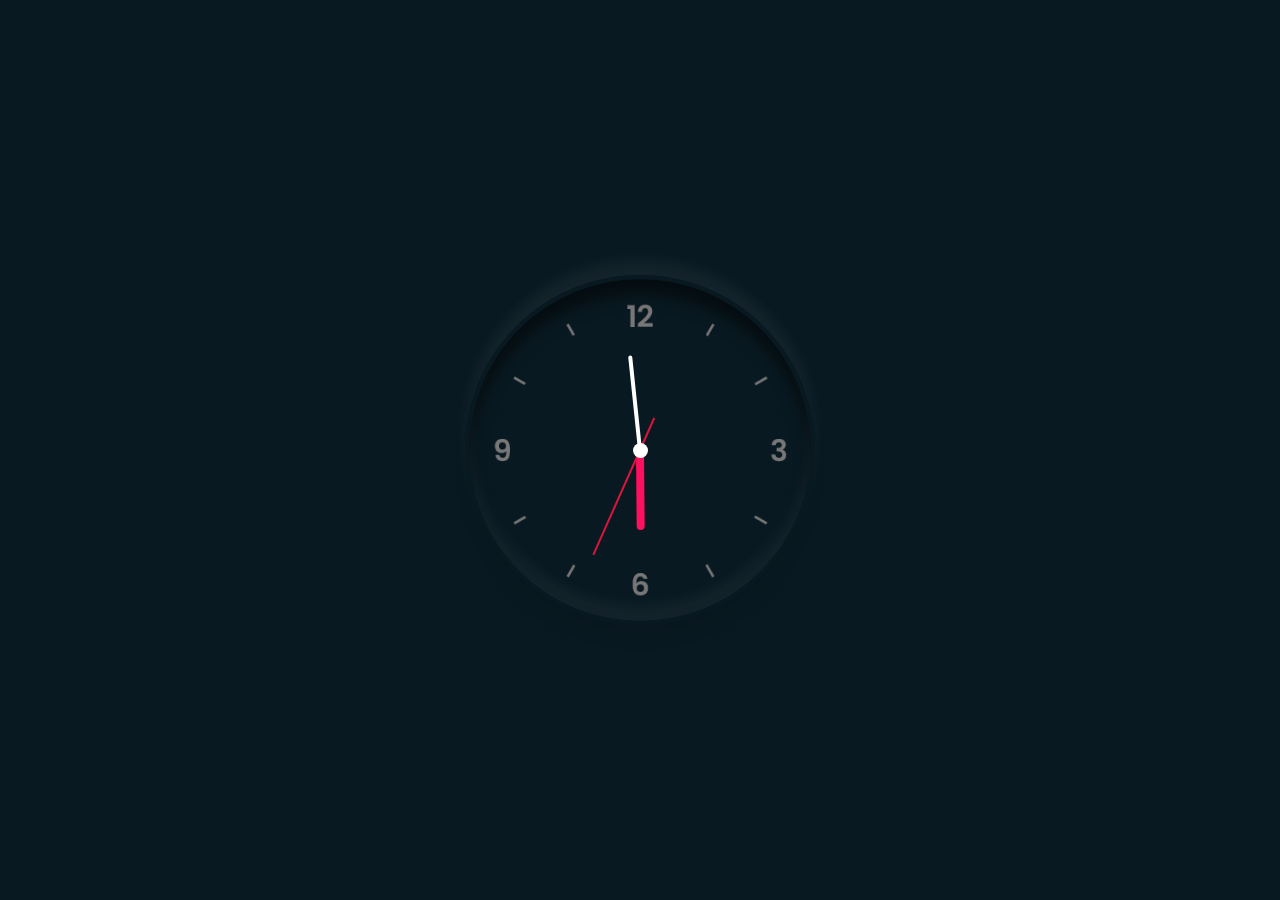
<file: clock/index.html>
<!DOCTYPE html>
<html lang="en">
<head>
    <meta charset="UTF-8">
    <meta name="viewport" content="width=device-width, initial-scale=1.0">
    <title>Yellow Code clocks</title>
    <link rel="stylesheet" href="clock.css">
  
</head>
<body>

<div class="clock">
    <div class="hour">
        <div class="hr" id="hr"></div>
    </div>
    <div class="min">
        <div class="mn" id="mn"></div>
    </div>
    <div class="sec">
        <div class="sc" id="sc"></div>
    </div>
</div>
<script src="clock.js"></script>
</body>
</html>
</file>
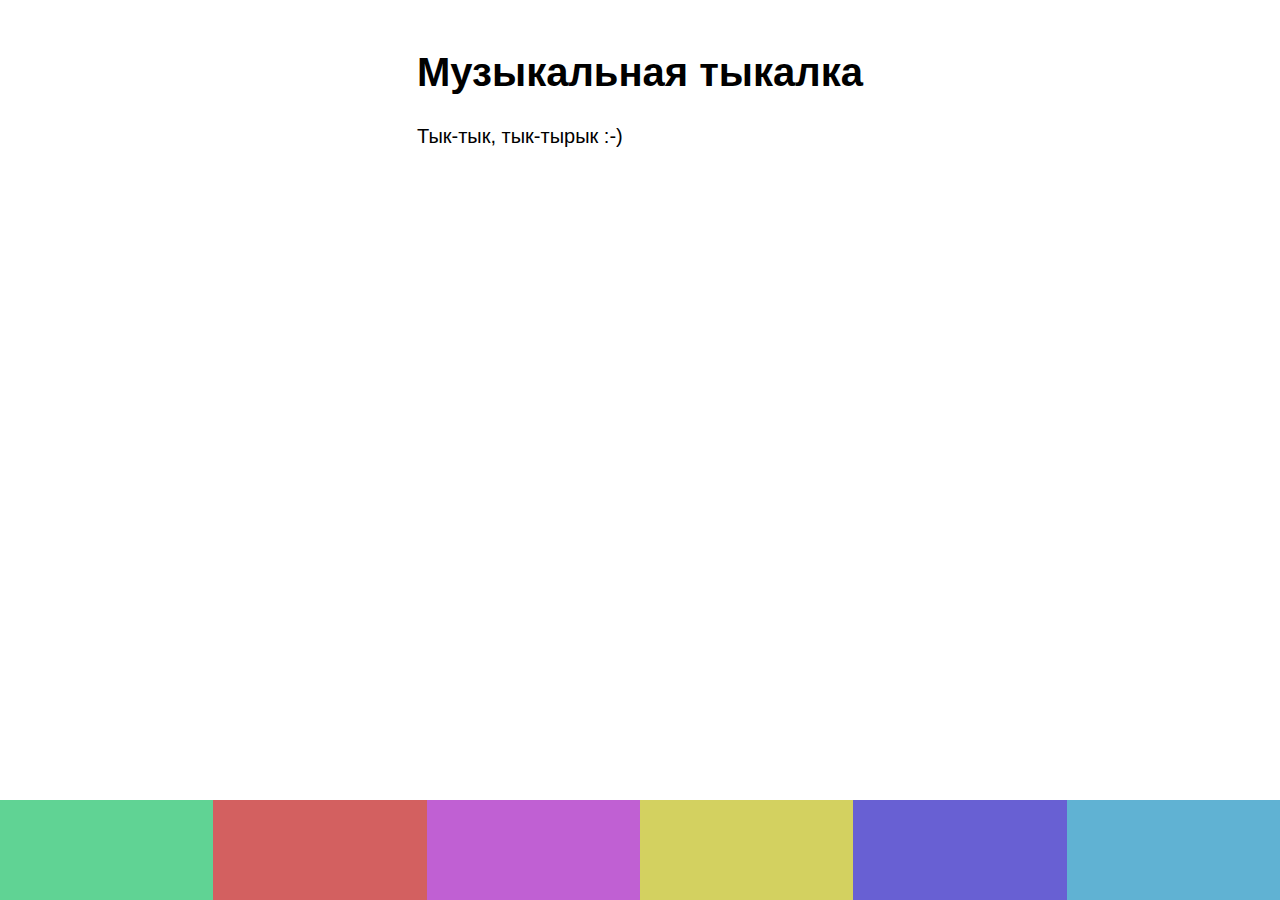
<file: MusicApp/index.html>
<!DOCTYPE html>
<html lang="en">
<head>
    <meta charset="UTF-8">
    <meta http-equiv="X-UA-Compatible" content="IE=edge">
    <meta name="viewport" content="width=device-width, initial-scale=1.0">
    <title>Тыкалка</title>
    <link rel="stylesheet" href="./style.css">
</head>
<body>
    <div class="app">
        <header>
            <h1>Музыкальная тыкалка</h1>
            <p>Тык-тык, тык-тырык :-)</p>
        </header>
        <div class="visual"></div>
        <div class="pads">
            <div class="pad1">
                <audio class="sound" src="./sounds/bubbles.mp3"></audio>
            </div>
            <div class="pad2">
                <audio class="sound" src="./sounds/clay.mp3"></audio>
            </div>
            <div class="pad3">
                <audio class="sound" src="./sounds/confetti.mp3"></audio>
            </div>
            <div class="pad4">
                <audio class="sound" src="./sounds/glimmer.mp3"></audio>
            </div>
            <div class="pad5">
                <audio class="sound" src="./sounds/moon.mp3"></audio>
            </div>
            <div class="pad6">
                <audio class="sound" src="./sounds/ufo.mp3"></audio>
            </div>
        </div>

    </div>

    <script src="./musicApp.js"></script>
</body>
</html>
</file>
<file: clock/clock.css>
* {
    padding: 0;
    margin: 0;
    box-sizing: border-box;
}

body {
    display: flex;
    justify-content: center;
    align-items: center;
    min-height: 100vh;
    background: #091921;
}

.clock {
    width: 350px;
    height: 350px;
    display: flex;
    justify-content: center;
    align-items: center;
    background: url(clock.png);
    background-size: cover;
    border: 4px solid #091921;
    border-radius: 50%;
    -webkit-border-radius: 50%;
    -moz-border-radius: 50%;
    -ms-border-radius: 50%;
    -o-border-radius: 50%;
    box-shadow: 0 -15px 15px rgba(255, 255, 255, 0.05),
    inset 0 -15px 15px rgba(255, 255, 255, 0.05),
    0 15px 15px rgba(0,0,0,0.05),
    inset 0 15px 15px rgba(0,0,0,0.5);
}

.clock::before {
    content: '';
    position: absolute;
    width: 15px;
    height: 15px;
    background: #fff;
    border-radius: 50%;
    -webkit-border-radius: 50%;
    -moz-border-radius: 50%;
    -ms-border-radius: 50%;
    -o-border-radius: 50%;
    z-index: 10000;
}

.clock .hour,
.clock .min,
.clock .sec {
    position: absolute;
}

.clock .hour, .hr {
    width: 160px;
    height: 160px;
}

.clock .min, .mn {
    width: 190px;
    height: 190px;
}

.clock .sec, .sc {
    width: 230px;
    height: 230px;
}

.hr, .mn, .sc {
    display: flex;
    justify-content: center;
    /*align-items: center;*/
    position: absolute;
    border-radius: 50%;
    -webkit-border-radius: 50%;
    -moz-border-radius: 50%;
    -ms-border-radius: 50%;
    -o-border-radius: 50%;
}
/*hours arrow*/
.hr:before {
    content: '';
    position: absolute;
    width: 8px;
    height: 80px;
    background: #ff105e;
    z-index: 10;
    border-radius: 6px 6px 0 0 ;
    -webkit-border-radius: 6px 6px 0 0 ;
    -moz-border-radius: 6px 6px 0 0 ;
    -ms-border-radius: 6px 6px 0 0 ;
    -o-border-radius: 6px 6px 0 0 ;
}
/*minutes arrow*/
.mn:before {
    content: '';
    position: absolute;
    width: 4px;
    height: 90px;
    background: #fff;
    z-index: 11;
    border-radius: 6px 6px 0 0 ;
    -webkit-border-radius: 6px 6px 0 0 ;
    -moz-border-radius: 6px 6px 0 0 ;
    -ms-border-radius: 6px 6px 0 0 ;
    -o-border-radius: 6px 6px 0 0 ;
}
/*seconds arrow*/
.sc:before {
    content: '';
    position: absolute;
    width: 2px;
    height: 150px;
    background: #DC143C;
    z-index: 12;
    border-radius: 6px 6px 0 0 ;
    -webkit-border-radius: 6px 6px 0 0 ;
    -moz-border-radius: 6px 6px 0 0 ;
    -ms-border-radius: 6px 6px 0 0 ;
    -o-border-radius: 6px 6px 0 0 ;
}
</file>
<file: MusicApp/style.css>
*{
    margin: 0;
    padding: 0;
    box-sizing: border-box;
}

body {
    font-family: 'Lucida Sans', 'Lucida Sans Regular', 'Lucida Grande', 'Lucida Sans Unicode', Geneva, Verdana, sans-serif;
}

.app {
    height: 100vh;
    display: flex;
    flex-direction: column;
    justify-content: space-between;
    align-items: center;
}

header h1 {
    margin: 50px 0px 30px 0px;
    text-align: center;
    font-size: 40px;
}

header p {
    font-size: 20px;
}

.pads {
    display: flex;
    width: 100%;
}

.pads > div{
    flex: 1;
    height: 100px;
    width: 100px;
}

.pad1 {
    background: #60d394;
}
.pad2 {
    background: #d36060;
}
.pad3 {
    background: #c060d3;
}
.pad4 {
    background: #d3d160;
}
.pad5 {
    background: #6860d3;
}
.pad6 {
    background: #60b2d3;
}

@keyframes jump {
    0% {
        bottom: 0%;
        left:20%;
    }
    50% {
        bottom: 50%;
        left: 50%;
    }
    100% {
        bottom: 0%;
        left: 80%;
    }
}

/*The bubble*/ 

.visual > div{
    position: absolute;
    height: 50px;
    width: 50px;
    border-radius: 50%;
    -webkit-border-radius: 50%;
    -moz-border-radius: 50%;
    -ms-border-radius: 50%;
    -o-border-radius: 50%;
    bottom: 0%;
    z-index: -1;
}
</file>
